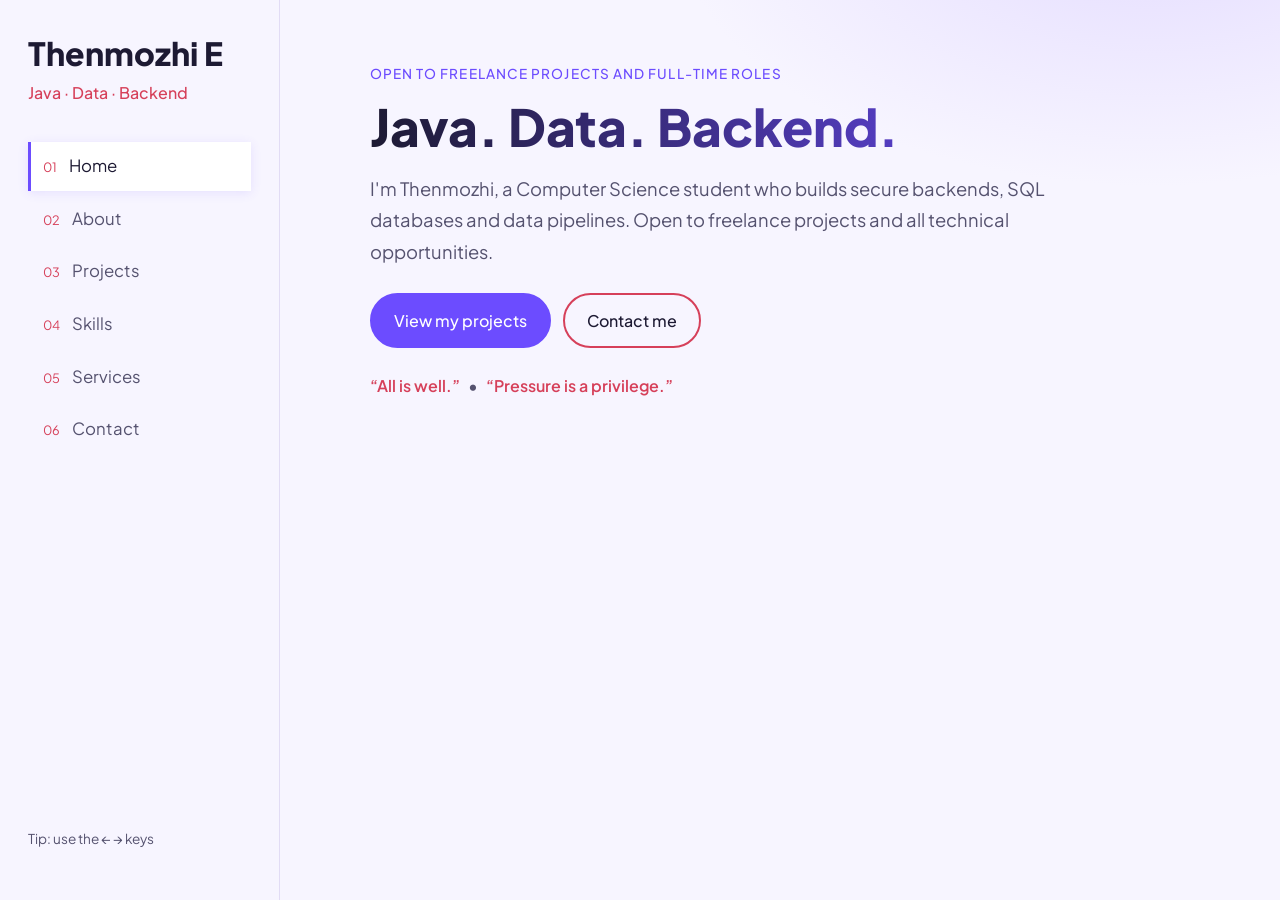
<file: index.html>
<!DOCTYPE html>
<html lang="en">
<head>
  <meta charset="UTF-8">
  <meta name="viewport" content="width=device-width, initial-scale=1, viewport-fit=cover">
  <title>Thenmozhi E | Java, Data and Backend Developer</title>
  <meta name="description" content="Freelance portfolio of Thenmozhi E: Java, Spring Boot backends, SQL databases and data pipelines.">
  <link rel="preconnect" href="https://fonts.googleapis.com">
  <link rel="preconnect" href="https://fonts.gstatic.com" crossorigin>
  <link href="https://fonts.googleapis.com/css2?family=Plus+Jakarta+Sans:wght@400;500;600;800&display=swap" rel="stylesheet">
  <link rel="stylesheet" href="style.css">
</head>
<body>

  <!-- SIDEBAR (desktop) / BOTTOM BAR (mobile). Each link opens one "panel" instead of scrolling -->
  <aside class="side">
    <a class="brand" href="#home" data-go="home">Thenmozhi E</a>
    <p class="role">Java · Data · Backend</p>
    <nav class="nav" aria-label="Sections">
      <a href="#home" data-go="home"><span>01</span>Home</a>
      <a href="#about" data-go="about"><span>02</span>About</a>
      <a href="#projects" data-go="projects"><span>03</span>Projects</a>
      <a href="#skills" data-go="skills"><span>04</span>Skills</a>
      <a href="#services" data-go="services"><span>05</span>Services</a>
      <a href="#contact" data-go="contact"><span>06</span>Contact</a>
    </nav>
    <p class="hint">Tip: use the &larr; &rarr; keys</p>
  </aside>

  <main class="stage">

    <section id="home" class="panel">
      <p class="eyebrow">Open to freelance projects and full-time roles</p>
      <h1>Java. Data. Backend.</h1>
      <p class="lead">I'm Thenmozhi, a Computer Science student who builds secure backends, SQL databases and data pipelines. Open to freelance projects and all technical opportunities.</p>
      <div class="actions">
        <button class="btn" data-go="projects">View my projects</button>
        <button class="btn ghost" data-go="contact">Contact me</button>
      </div>
      <p class="mantra">&ldquo;All is well.&rdquo;<span>&bull;</span>&ldquo;Pressure is a privilege.&rdquo;</p>
    </section>

    <section id="about" class="panel">
      <h2>About</h2>
      <div class="about-wrap">
        <img class="photo" src="photo.png" alt="Portrait of Thenmozhi E" width="180" height="180">
        <div class="about-text">
      <p>I'm a final-year Computer Science and Engineering student who builds with Java, data and backend technologies. I work across the layers that make an application run: Spring Boot backends with secure authentication, MySQL and PostgreSQL databases, and data pipelines and warehouses with PySpark and Airflow.</p>
      <p>I also have a UI/UX design background, and my academic projects in AI and Machine Learning and IoT gave me practical experience solving real-world problems from start to finish.</p>
      <p>For freelance clients, I start by understanding the problem, communicate clearly, and build step by step. I'm available for backend APIs, data pipelines, SQL work and dashboards, and I'm also open to internships and entry-level roles in data engineering, backend development and UI/UX.</p>
      <p class="how"><strong>How I work:</strong> &ldquo;All is well&rdquo; means I stay calm and solve one problem at a time. &ldquo;Pressure is a privilege&rdquo; means I treat deadlines as a chance to do my best work.</p>
        </div>
      </div>
    </section>

    <section id="projects" class="panel">
      <h2>Projects</h2>
      <div class="chips" role="group" aria-label="Filter projects">
        <button type="button" class="chip active" data-filter="all">All</button>
        <button type="button" class="chip" data-filter="data">Data Engineering</button>
        <button type="button" class="chip" data-filter="backend">Backend</button>
      </div>

      <article class="project" data-cat="data">
        <h3>Urban Traffic Crash Risk and Public Sentiment Intelligence Platform</h3>
        <ul>
          <li>End-to-end batch pipeline in PySpark using Bronze-Silver-Gold Medallion Architecture, combining Chicago traffic crash data (API) with YouTube sentiment data.</li>
          <li>Multi-stage ETL workflows orchestrated with Apache Airflow and containerised with Docker.</li>
          <li>Hotspot detection and crash risk scoring, shown in an interactive Streamlit dashboard.</li>
        </ul>
        <p class="tags">PySpark · Airflow · Docker · Streamlit</p>
        <a href="https://github.com/thenmozhi0519/UrbanTraffic_CrashRisk-Final" target="_blank" rel="noopener">View project on GitHub &rarr;</a>
      </article>

      <article class="project" data-cat="data">
        <h3>E-Commerce Analytics Data Warehouse</h3>
        <ul>
          <li>Star Schema warehouse in PostgreSQL with automated Python ETL ingestion of 100K+ transaction records.</li>
          <li>Advanced SQL analytics using CTEs, window functions, DATE_TRUNC, LAG and ROW_NUMBER for revenue, customer and product insights.</li>
          <li>Power BI dashboards for revenue and customer trends.</li>
        </ul>
        <p class="tags">PostgreSQL · Python · SQL · Power BI</p>
        <a href="https://github.com/thenmozhi0519/E-Commerce-Analytics-Data-Warehouse" target="_blank" rel="noopener">View project on GitHub &rarr;</a>
      </article>

      <article class="project" data-cat="backend">
        <h3>LIC Policy Management System</h3>
        <ul>
          <li>Secure backend with Spring Boot, Spring Security, JWT, Hibernate and MySQL, with role-based authentication.</li>
          <li>Core modules for policy management and claim processing, plus an admin dashboard for operational oversight.</li>
        </ul>
        <p class="tags">Java · Spring Boot · Spring Security · JWT · MySQL</p>
        <a href="https://github.com/thenmozhi0519/LIC_Policy_Management_System" target="_blank" rel="noopener">View project on GitHub &rarr;</a>
      </article>
    </section>

    <section id="skills" class="panel">
      <h2>Skills</h2>
      <dl class="skills">
        <dt>Data</dt><dd>PySpark, Apache Airflow, ETL/ELT pipelines, Medallion Architecture, Data warehousing, Star schema, Power BI, Excel</dd>
        <dt>Languages</dt><dd>Java, SQL, Python</dd>
        <dt>Databases</dt><dd>MySQL, PostgreSQL</dd>
        <dt>Backend</dt><dd>Spring Boot, Spring Security, JWT, REST APIs, Hibernate</dd>
        <dt>Tools</dt><dd>Docker, Git and GitHub, Postman, IntelliJ IDEA, VS Code, MySQL Workbench, Figma</dd>
      </dl>
    </section>

    <section id="services" class="panel">
      <h2>Services</h2>
      <ul class="services">
        <li>Data pipelines and ETL with PySpark and Airflow</li>
        <li>SQL queries, data cleaning and warehouse design</li>
        <li>Dashboards and reports in Power BI and Excel</li>
        <li>Backend APIs and applications with Java and Spring Boot</li>
        <li><strong>Open to all technical opportunities</strong>: data engineering, data analyst, backend, application development and UI/UX, freelance or full-time</li>
      </ul>
    </section>

    <section id="contact" class="panel">
      <h2>Contact</h2>
      <p>Have a project, task or role in mind? Whether it's data, backend, application development or UI/UX, send me a short message and I'll reply with how I can help.</p>
      <p><a class="btn" href="mailto:thenmozhi0519@gmail.com">Email me</a></p>
      <p class="links">
        <a href="https://github.com/thenmozhi0519" target="_blank" rel="noopener">GitHub</a>
        <a href="https://www.linkedin.com/in/thenmozhi19/" target="_blank" rel="noopener">LinkedIn</a>
      </p>
    </section>

  </main>
  <script src="script.js"></script>
</body>
</html>
</file>
<file: style.css>
/* COLOURS: change here and the whole site updates */
:root {
  --bg: #f7f5ff;
  --panel: #ffffff;
  --ink: #1d1a33;
  --muted: #55526f;
  --accent: #6c4cff;   /* main colour: buttons, links, highlights */
  --second: #d6405a;   /* small warm accent */
  --line: #e2dcf5;
}
* { box-sizing: border-box; }
html, body { height: 100%; margin: 0; }
body {
  background: radial-gradient(800px 460px at 90% -10%, #e4dcff 0%, transparent 60%), var(--bg);
  color: var(--ink); font-family: "Plus Jakarta Sans", Arial, sans-serif; line-height: 1.7;
  display: grid; grid-template-columns: 280px 1fr; overflow: hidden;
}
h1, h2, h3, .brand { font-family: "Plus Jakarta Sans", Arial, sans-serif; line-height: 1.1; }
a { color: var(--accent); }

/* SIDEBAR */
.side { padding: 36px 28px; border-right: 1px solid var(--line); display: flex; flex-direction: column; }
.brand { font-size: 2rem; font-weight: 800; color: var(--ink); text-decoration: none; }
.role { color: var(--second); margin: 8px 0 36px; font-weight: 500; }
.nav { display: flex; flex-direction: column; gap: 4px; }
.nav a { color: var(--muted); text-decoration: none; padding: 10px 12px; border-left: 3px solid transparent; font-size: 1.05rem; transition: all .2s; }
.nav a span { color: var(--second); font-size: .8rem; margin-right: 12px; }
.nav a:hover { color: var(--ink); }
.nav a.current { color: var(--ink); box-shadow: 0 2px 10px #6c4cff1f; border-left-color: var(--accent); background: var(--panel); }
.hint { margin-top: auto; color: var(--muted); font-size: .85rem; }

/* STAGE: one panel visible at a time */
.stage { position: relative; overflow-y: auto; padding: 48px 7vw; }
.panel { display: none; max-width: 760px; }
.panel.active { display: block; animation: slide .45s ease; }
@keyframes slide { from { opacity: 0; transform: translateX(28px); } to { opacity: 1; transform: none; } }
@media (prefers-reduced-motion: reduce) { .panel.active { animation: none; } }

h1 { font-size: clamp(2rem, 4vw, 3.2rem); font-weight: 800; margin: 8px 0 18px; }
h1 { background: linear-gradient(90deg, var(--ink), var(--accent)); -webkit-background-clip: text; background-clip: text; color: transparent; }
h2 { font-size: 2.4rem; font-weight: 800; margin: 0 0 22px; }
.eyebrow { color: var(--accent); font-weight: 500; letter-spacing: .08em; text-transform: uppercase; font-size: .85rem; }
.lead { font-size: 1.15rem; color: var(--muted); max-width: 52ch; }
.actions { display: flex; gap: 12px; flex-wrap: wrap; margin-top: 26px; }

.btn { display: inline-block; font: inherit; font-weight: 500; padding: 12px 22px; border-radius: 999px; border: 2px solid var(--accent); background: var(--accent); color: #fff; text-decoration: none; cursor: pointer; }
.btn:hover { background: transparent; color: var(--accent); }
.btn.ghost { background: transparent; color: var(--ink); border-color: var(--second); }
.btn.ghost:hover { background: var(--second); color: #fff; }

.chips { display: flex; gap: 8px; flex-wrap: wrap; margin-bottom: 20px; }
.chip { font: inherit; padding: 6px 16px; border: 2px solid var(--second); border-radius: 999px; background: transparent; color: var(--ink); cursor: pointer; }
.chip.active { background: var(--second); color: #fff; }

.project { box-shadow: 0 4px 16px #6c4cff14; background: var(--panel); border: 1px solid var(--line); border-radius: 14px; padding: 22px; margin-bottom: 16px; transition: transform .2s, border-color .2s; }
.project:hover { transform: translateY(-3px); border-color: var(--second); }
.project[hidden] { display: none; }
.project h3 { margin: 0 0 10px; font-size: 1.25rem; }
.project ul { margin: 6px 0 10px; padding-left: 20px; color: var(--muted); }
.tags { color: var(--accent); font-weight: 500; margin: 8px 0; }

.skills { display: grid; grid-template-columns: 120px 1fr; gap: 14px 18px; margin: 0; }
.skills dt { font-family: "Plus Jakarta Sans", Arial, sans-serif; font-weight: 800; color: var(--accent); }
.skills dd { margin: 0; color: var(--muted); }
.services { padding-left: 20px; } .services li { margin-bottom: 12px; }
.links a { margin-right: 20px; }

:focus-visible { outline: 3px solid var(--accent); outline-offset: 3px; }

/* MOBILE: sidebar becomes a bottom tab bar */
@media (max-width: 760px) {
  body { grid-template-columns: 1fr; }
  .side { position: fixed; bottom: 0; left: 0; right: 0; z-index: 5; padding: 8px 6px calc(8px + env(safe-area-inset-bottom, 0px)); border: 0; border-top: 1px solid var(--line); background: var(--bg); }
  .brand, .role, .hint, .nav a span { display: none; }
  .nav { flex-direction: row; justify-content: space-around; }
  .nav a { padding: 8px 6px; font-size: .78rem; border-left: 0; border-bottom: 3px solid transparent; }
  .nav a.current { border-bottom-color: var(--accent); }
  .stage { padding: calc(32px + env(safe-area-inset-top, 0px)) 22px 110px; }
  .skills { grid-template-columns: 1fr; gap: 2px; } .skills dd { margin-bottom: 12px; }
}

/* Motivational line */
.mantra { margin-top: 24px; font-weight: 600; color: var(--second); }
.mantra span { color: var(--muted); margin: 0 8px; }
.how { border-left: 4px solid var(--accent); padding-left: 16px; }

/* About photo */
.about-wrap { display: flex; gap: 28px; align-items: flex-start; }
.photo { width: 180px; height: 180px; border-radius: 50%; object-fit: contain; object-position: center top; padding: 1px 1px 0; background: #fcfcfe; border: 4px solid var(--accent); flex-shrink: 0; }.about-text p:first-child { margin-top: 0; }
@media (max-width: 760px) { .about-wrap { flex-direction: column; align-items: center; } .photo { width: 150px; height: 150px; } }
</file>
